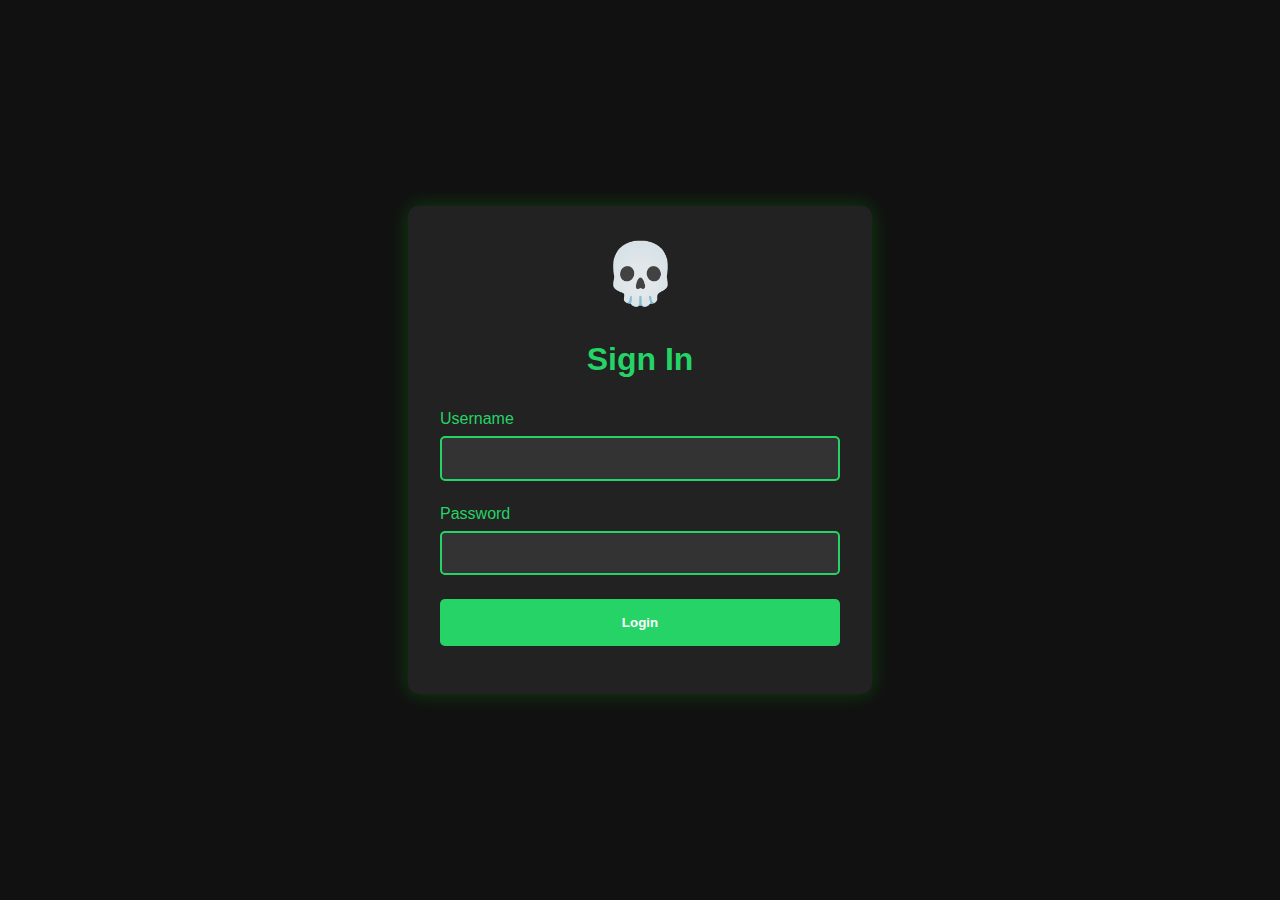
<file: index.html>
<link rel="icon" type="image/x-icon" href="https://raw.githubusercontent.com/Fique-source/Algebrachat/refs/heads/main/image.png">

<title>Sign in</title>
<html><head><base href="." /><style>
  body {
    margin: 0;
    padding: 0;
    font-family: Arial, sans-serif;
    background-color: #111;
    display: flex;
    justify-content: center;
    align-items: center;
    min-height: 100vh;
  }

  .container {
    background-color: #222;
    padding: 2rem;
    border-radius: 10px;
    box-shadow: 0 0 20px rgba(0, 255, 0, 0.2);
    width: 100%;
    max-width: 400px;
  }

  .logo {
    text-align: center;
    margin-bottom: 2rem;
    font-size: 60px;
  }

  h1 {
    color: #25D366;
    text-align: center;
    margin-bottom: 2rem;
  }

  .form-group {
    margin-bottom: 1.5rem;
  }

  label {
    display: block;
    color: #25D366;
    margin-bottom: 0.5rem;
  }

  input {
    width: 100%;
    padding: 0.8rem;
    border: 2px solid #25D366;
    background-color: #333;
    color: #fff;
    border-radius: 5px;
    outline: none;
    transition: all 0.3s ease;
    box-sizing: border-box;
  }

  input:focus {
    border-color: #128C7E;
    box-shadow: 0 0 10px rgba(37, 211, 102, 0.3);
  }

  button {
    width: 100%;
    padding: 1rem;
    background-color: #25D366;
    border: none;
    border-radius: 5px;
    color: #fff;
    font-weight: bold;
    cursor: pointer;
    transition: all 0.3s ease;
  }

  button:hover {
    background-color: #128C7E;
  }

  .error-message {
    color: #ff4444;
    text-align: center;
    margin-top: 1rem;
    display: none;
  }

  .success-message {
    color: #25D366;
    text-align: center;
    margin-top: 1rem;
    display: none;
  }

  .welcome-container {
    display: none;
    text-align: center;
  }

  .welcome-container h1 {
    font-size: 2.5rem;
    margin-bottom: 1rem;
  }

  .welcome-message {
    color: #fff;
    font-size: 1.2rem;
    margin-bottom: 2rem;
  }
</style></head><body>
  <div class="container">
    <div class="logo">
      💀
    </div>
    <h1>Sign In</h1>
    <form id="loginForm">
      <div class="form-group">
        <label for="username">Username</label>
        <input type="text" id="username" required>
      </div>
      <div class="form-group">
        <label for="password">Password</label>
        <input type="password" id="password" required>
      </div>
      <button type="submit">Login</button>
    </form>
    <div id="errorMessage" class="error-message">
      Invalid username or password!
    </div>
    <div id="successMessage" class="success-message">
      Login successful! Welcome AKSHITH!
    </div>
  </div>

  <div class="welcome-container" id="welcomePage">
    <h1>Welcome AKSHITH! 🎉</h1>
    <div class="welcome-message">
      You have successfully logged into your account.
    </div>
  </div>

  <script>
    document.getElementById('loginForm').addEventListener('submit', function(e) {
      e.preventDefault();
      
      const username = document.getElementById('username').value;
      const password = document.getElementById('password').value;
      const errorMessage = document.getElementById('errorMessage');
      const successMessage = document.getElementById('successMessage');

      if(username === 'AKSHITH' && password === '123456789Ss@1') {
        errorMessage.style.display = 'none';
        successMessage.style.display = 'block';
        
        // Add success animation
        document.querySelector('.container').style.animation = 'success 0.5s';
        
        // Show success message and redirect after 2 seconds
        setTimeout(() => {
          window.location.href = 'pages/algebra.html';  // Changed to redirect to YouTube
        }, 2000);
      } else {
        successMessage.style.display = 'none';
        errorMessage.style.display = 'block';
        
        // Add error shake animation
        document.querySelector('.container').style.animation = 'shake 0.5s';
      }
    });

    // Add CSS animations
    const style = document.createElement('style');
    style.textContent = `
      @keyframes shake {
        0%, 100% { transform: translateX(0); }
        25% { transform: translateX(-10px); }
        75% { transform: translateX(10px); }
      }

      @keyframes success {
        0% { transform: scale(1); }
        50% { transform: scale(1.05); }
        100% { transform: scale(1); }
      }
    `;
    document.head.appendChild(style);
  </script>
</body></html>
</file>
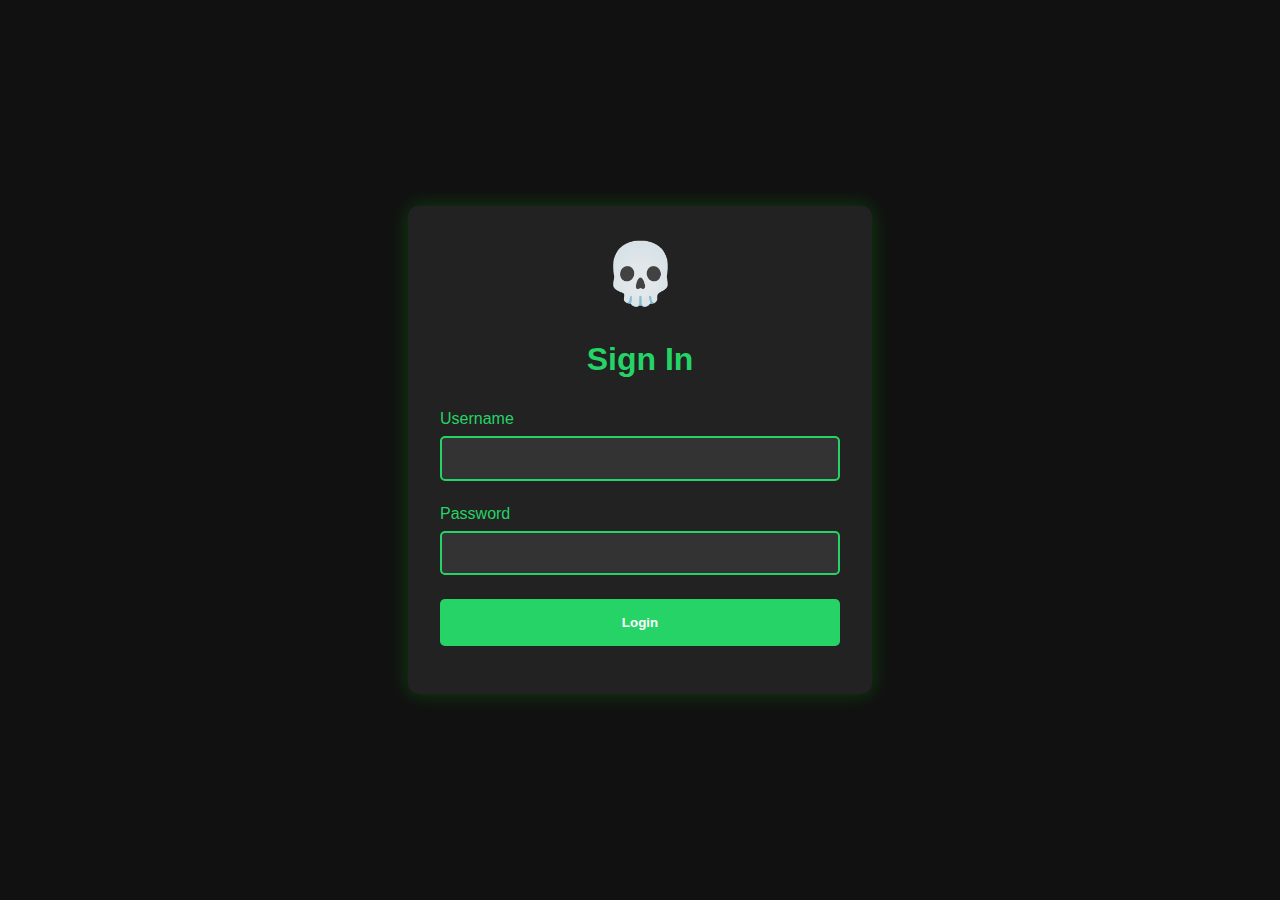
<file: pages/index.html>
<html><head><base href="." /><style>
  body {
    margin: 0;
    padding: 0;
    font-family: Arial, sans-serif;
    background-color: #111;
    display: flex;
    justify-content: center;
    align-items: center;
    min-height: 100vh;
  }

  .container {
    background-color: #222;
    padding: 2rem;
    border-radius: 10px;
    box-shadow: 0 0 20px rgba(0, 255, 0, 0.2);
    width: 100%;
    max-width: 400px;
  }

  .logo {
    text-align: center;
    margin-bottom: 2rem;
    font-size: 60px;
  }

  h1 {
    color: #25D366;
    text-align: center;
    margin-bottom: 2rem;
  }

  .form-group {
    margin-bottom: 1.5rem;
  }

  label {
    display: block;
    color: #25D366;
    margin-bottom: 0.5rem;
  }

  input {
    width: 100%;
    padding: 0.8rem;
    border: 2px solid #25D366;
    background-color: #333;
    color: #fff;
    border-radius: 5px;
    outline: none;
    transition: all 0.3s ease;
    box-sizing: border-box;
  }

  input:focus {
    border-color: #128C7E;
    box-shadow: 0 0 10px rgba(37, 211, 102, 0.3);
  }

  button {
    width: 100%;
    padding: 1rem;
    background-color: #25D366;
    border: none;
    border-radius: 5px;
    color: #fff;
    font-weight: bold;
    cursor: pointer;
    transition: all 0.3s ease;
  }

  button:hover {
    background-color: #128C7E;
  }

  .error-message {
    color: #ff4444;
    text-align: center;
    margin-top: 1rem;
    display: none;
  }

  .success-message {
    color: #25D366;
    text-align: center;
    margin-top: 1rem;
    display: none;
  }
</style></head><body>
  <div class="container">
    <div class="logo">
      💀
    </div>
    <h1>Sign In</h1>
    <form id="loginForm">
      <div class="form-group">
        <label for="username">Username</label>
        <input type="text" id="username" required>
      </div>
      <div class="form-group">
        <label for="password">Password</label>
        <input type="password" id="password" required>
      </div>
      <button type="submit">Login</button>
    </form>
    <div id="errorMessage" class="error-message">
      Invalid username or password!
    </div>
    <div id="successMessage" class="success-message">
      Login successful! Welcome AKSHITH!
    </div>
  </div>

  <script>
    document.getElementById('loginForm').addEventListener('submit', function(e) {
      e.preventDefault();
      
      const username = document.getElementById('username').value;
      const password = document.getElementById('password').value;
      const errorMessage = document.getElementById('errorMessage');
      const successMessage = document.getElementById('successMessage');

      if(username === 'AKSHITH' && password === '123456789') {
        errorMessage.style.display = 'none';
        successMessage.style.display = 'block';
        
        // Add success animation
        document.querySelector('.container').style.animation = 'success 0.5s';
      } else {
        successMessage.style.display = 'none';
        errorMessage.style.display = 'block';
        
        // Add error shake animation
        document.querySelector('.container').style.animation = 'shake 0.5s';
      }
    });

    // Add CSS animations
    const style = document.createElement('style');
    style.textContent = `
      @keyframes shake {
        0%, 100% { transform: translateX(0); }
        25% { transform: translateX(-10px); }
        75% { transform: translateX(10px); }
      }

      @keyframes success {
        0% { transform: scale(1); }
        50% { transform: scale(1.05); }
        100% { transform: scale(1); }
      }
    `;
    document.head.appendChild(style);
  </script>
</body></html>
</file>
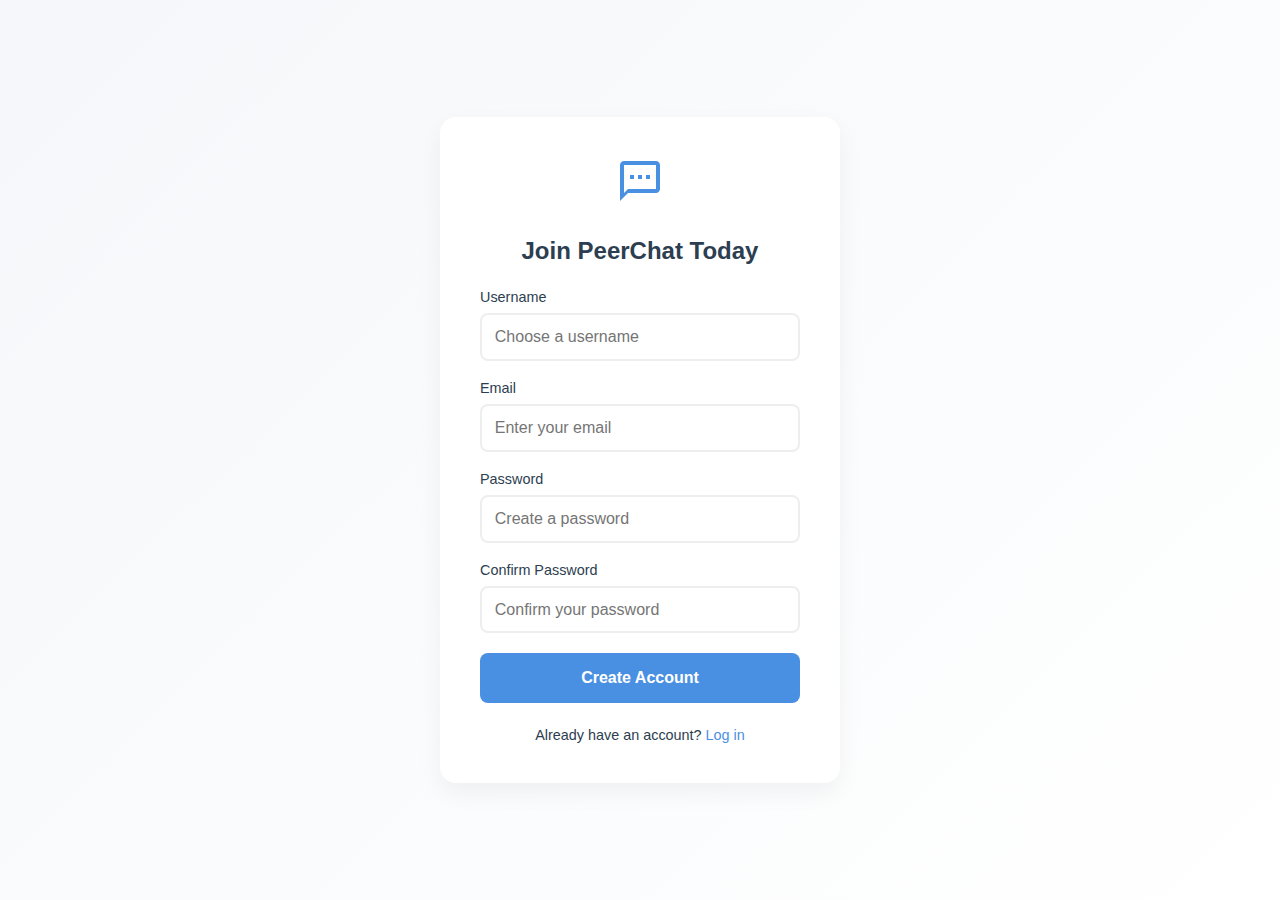
<file: Signup.html>
<link rel="icon" type="image/x-icon" href="https://icons.veryicon.com/png/o/miscellaneous/base-icon-library-1/internet-54.png"> 

<html><head><base href="." /><title>PeerChat Signup</title><style>
:root {
  --primary: #4a90e2;
  --secondary: #f5f7fa;
  --text: #2c3e50;
}

* {
  box-sizing: border-box;
  margin: 0;
  padding: 0;
}

body {
  font-family: 'Inter', sans-serif;
  background: linear-gradient(135deg, var(--secondary) 0%, #ffffff 100%);
  height: 100vh;
  display: flex;
  justify-content: center;
  align-items: center;
  color: var(--text);
}

.signup-container {
  background: white;
  padding: 2.5rem;
  border-radius: 1rem;
  box-shadow: 0 10px 25px rgba(0,0,0,0.05);
  width: 100%;
  max-width: 400px;
  position: relative;
  overflow: hidden;
}

.logo {
  text-align: center;
  margin-bottom: 2rem;
}

.chat-icon {
  fill: var(--primary);
  animation: float 3s ease-in-out infinite;
}

@keyframes float {
  0% { transform: translateY(0px); }
  50% { transform: translateY(-10px); }
  100% { transform: translateY(0px); }
}

h1 {
  font-size: 1.5rem;
  text-align: center;
  margin-bottom: 1.5rem;
  color: var(--text);
}

.form-group {
  margin-bottom: 1.2rem;
}

label {
  display: block;
  margin-bottom: 0.5rem;
  font-size: 0.9rem;
  font-weight: 500;
}

input {
  width: 100%;
  padding: 0.8rem;
  border: 2px solid #eee;
  border-radius: 0.5rem;
  font-size: 1rem;
  transition: all 0.3s;
}

input:focus {
  outline: none;
  border-color: var(--primary);
}

button {
  width: 100%;
  padding: 1rem;
  background: var(--primary);
  color: white;
  border: none;
  border-radius: 0.5rem;
  font-size: 1rem;
  font-weight: 600;
  cursor: pointer;
  transition: all 0.3s;
}

button:hover {
  background: #357abd;
  transform: translateY(-2px);
}

.alternative {
  text-align: center;
  margin-top: 1.5rem;
  font-size: 0.9rem;
}

.alternative a {
  color: var(--primary);
  text-decoration: none;
  font-weight: 500;
}

.alternative a:hover {
  text-decoration: underline;
}

.background-shapes {
  position: absolute;
  width: 100%;
  height: 100%;
  top: 0;
  left: 0;
  z-index: -1;
  opacity: 0.1;
}

</style></head><body>
  <div class="signup-container">
    <div class="logo">
      <svg class="chat-icon" width="48" height="48" viewBox="0 0 24 24">
        <path d="M20 2H4c-1.1 0-2 .9-2 2v18l4-4h14c1.1 0 2-.9 2-2V4c0-1.1-.9-2-2-2zm0 14H6l-2 2V4h16v12z"/>
        <path d="M7 9h2v2H7zm4 0h2v2h-2zm4 0h2v2h-2z"/>
      </svg>
    </div>
    
    <h1>Join PeerChat Today</h1>
    
    <form id="signupForm">
      <div class="form-group">
        <label for="username">Username</label>
        <input type="text" id="username" required placeholder="Choose a username">
      </div>
      
      <div class="form-group">
        <label for="email">Email</label>
        <input type="email" id="email" required placeholder="Enter your email">
      </div>
      
      <div class="form-group">
        <label for="password">Password</label>
        <input type="password" id="password" required placeholder="Create a password">
      </div>
      
      <div class="form-group">
        <label for="confirmPassword">Confirm Password</label>
        <input type="password" id="confirmPassword" required placeholder="Confirm your password">
      </div>
      
      <button type="submit">Create Account</button>
    </form>
    
    <div class="alternative">
      Already have an account? <a href="https://peerchat.com/login">Log in</a>
    </div>

    <svg class="background-shapes" width="100%" height="100%">
      <defs>
        <pattern id="pattern" x="0" y="0" width="40" height="40" patternUnits="userSpaceOnUse">
          <circle cx="20" cy="20" r="2" fill="var(--primary)"/>
        </pattern>
      </defs>
      <rect width="100%" height="100%" fill="url(#pattern)"/>
    </svg>
  </div>

  <script>
    document.getElementById('signupForm').addEventListener('submit', function(e) {
      e.preventDefault();
      
      const username = document.getElementById('username').value;
      const email = document.getElementById('email').value;
      const password = document.getElementById('password').value;
      const confirmPassword = document.getElementById('confirmPassword').value;
      
      // Basic validation
      if (password !== confirmPassword) {
        alert('Passwords do not match!');
        return;
      }
      
      if (password.length < 8) {
        alert('Password must be at least 8 characters long!');
        return;
      }
      
      // Here you would typically make an API call to your backend
      console.log('Form submitted:', {
        username,
        email,
        password
      });
      
      // Show success message
      alert('Account created successfully! Please check your email to verify your account.');
      
      // Reset form
      this.reset();
    });
    
    // Add floating animation to inputs on focus
    const inputs = document.querySelectorAll('input');
    inputs.forEach(input => {
      input.addEventListener('focus', function() {
        this.parentElement.style.transform = 'translateY(-2px)';
      });
      
      input.addEventListener('blur', function() {
        this.parentElement.style.transform = 'translateY(0)';
      });
    });
  </script>
</body></html>
</file>
